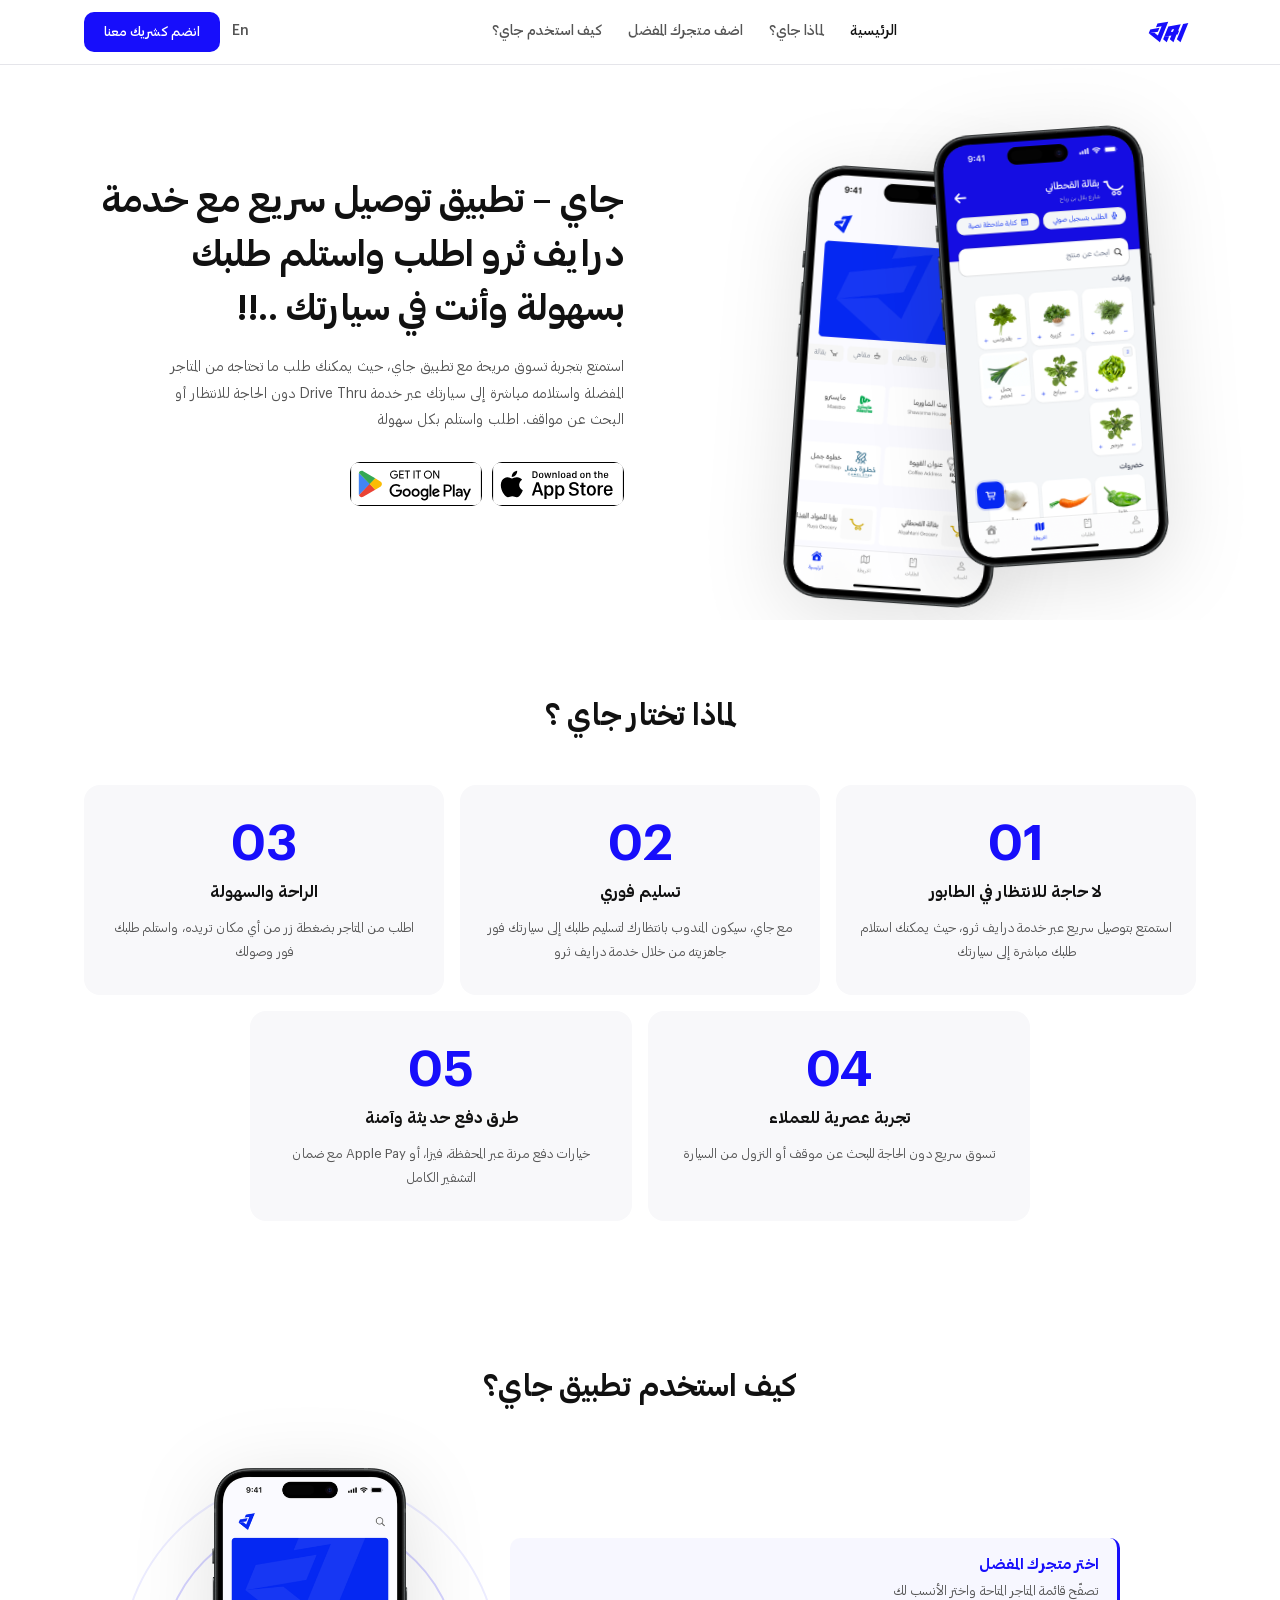
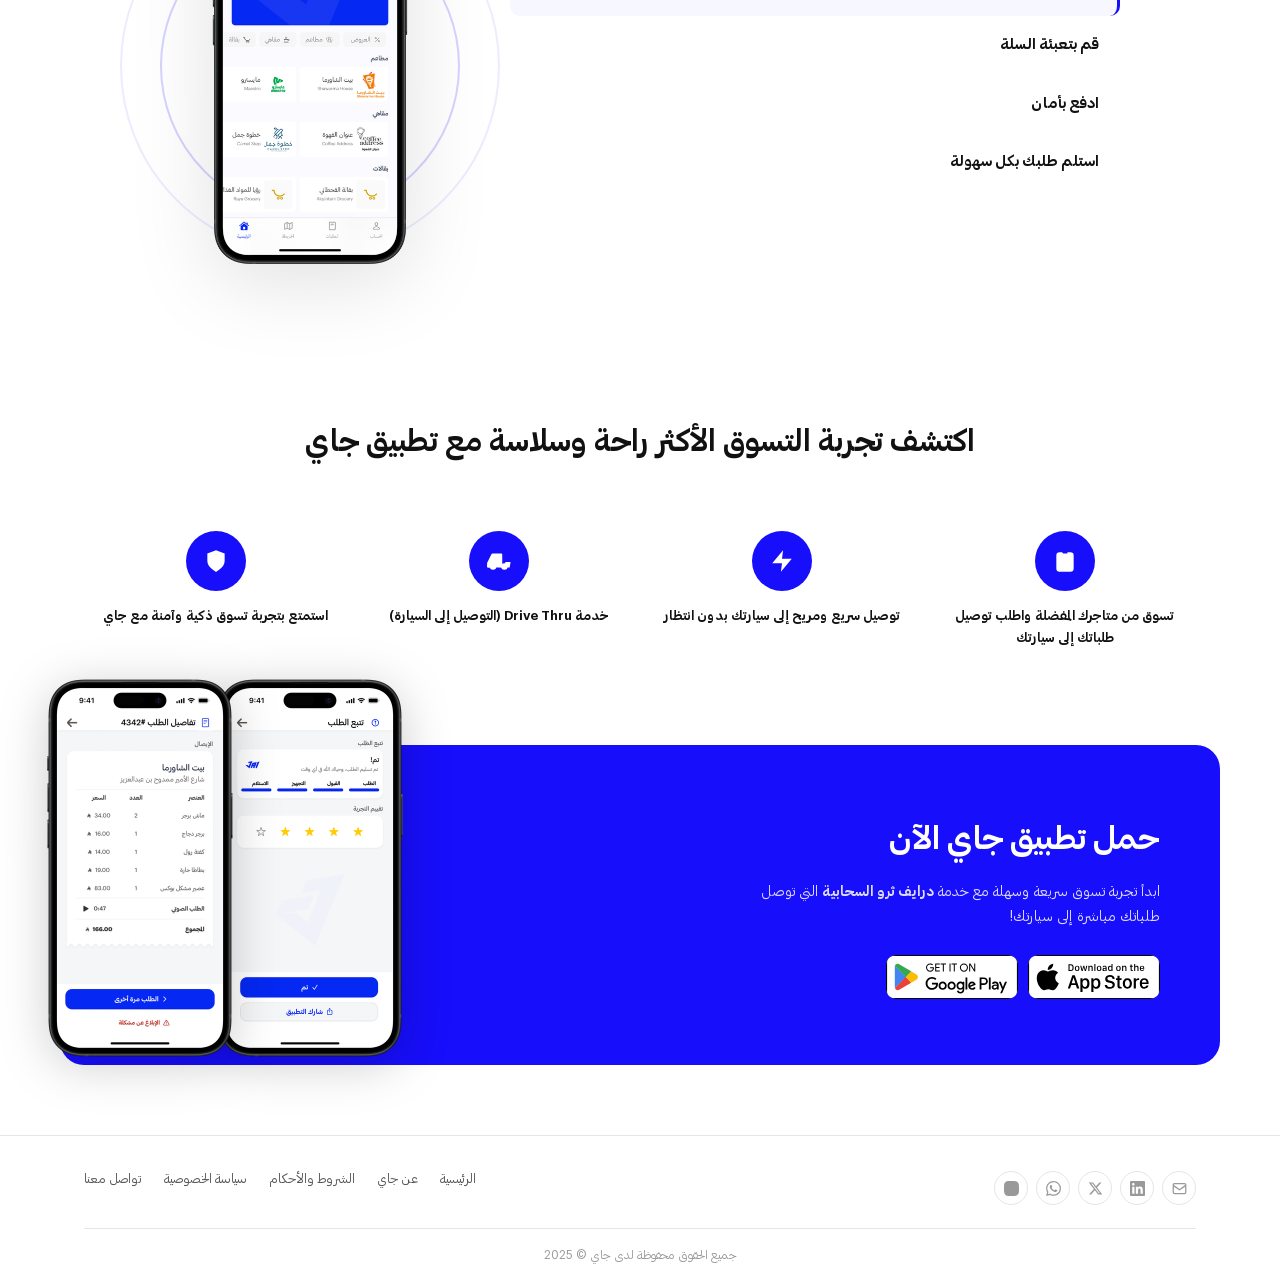
<file: index.html>
<!DOCTYPE html>
<html lang="ar" dir="rtl">
<head><meta charset="UTF-8"><meta name="viewport" content="width=device-width,initial-scale=1.0">
<title>جاي – خدمة توصيل الطلبات إلى السيارة</title><link rel="stylesheet" href="css/style.css"></head>
<body class="rtl"><nav class="navbar"><div class="container"><a href="index.html" class="navbar-logo"><img src="assets/images/JAI_Blue_Full_lockup_logo.svg" alt="جاي"></a><div class="nav-links" id="nl"><a href="index.html" class='active'>الرئيسية</a><a href="index.html#why-jai">لماذا جاي؟</a><a href="choose-your-store.html" >اضف متجرك المفضل</a><a href="index.html#how">كيف استخدم جاي؟</a></div><div class="nav-cta"><a href="en/index.html" class="lang">En</a><a href="choose-your-store.html" class="btn btn-blue">انضم كشريك معنا</a><button class="menu-btn" id="mb"><span></span><span></span><span></span></button></div></div></nav>
<section class="hero"><div class="container">
<div class="hero-phones">
<img class="mockup" src="assets/images/mock-store.png" alt="تطبيق جاي">
<img class="mockup" src="assets/images/mock-home.png" alt="تطبيق جاي">
</div>
<div class="hero-text">
<h1>جاي – تطبيق توصيل سريع مع خدمة درايف ثرو اطلب واستلم طلبك بسهولة وأنت في سيارتك ..!!</h1>
<p>استمتع بتجربة تسوق مريحة مع تطبيق جاي، حيث يمكنك طلب ما تحتاجه من المتاجر المفضلة واستلامه مباشرة إلى سيارتك عبر خدمة Drive Thru دون الحاجة للانتظار أو البحث عن مواقف. اطلب واستلم بكل سهولة</p>
<div class="hero-btns"><a href="https://apps.apple.com/sa/app/jai-%D8%AC%D8%A7%D9%8A/id6478500926?l=ar"><img src="assets/images/badge-appstore.svg" alt="App Store" class="store-badge"></a><a href="https://play.google.com/store/apps/details?id=com.jai.consumer"><img src="assets/images/badge-googleplay.svg" alt="Google Play" class="store-badge"></a></div>
</div></div></section>

<section class="section" id="why-jai"><div class="container">
<h2 class="section-title fi">لماذا تختار جاي ؟</h2>
<div class="feat-top fi">
<div class="feat"><div class="feat-num">01</div><h3>لا حاجة للانتظار في الطابور</h3><p>استمتع بتوصيل سريع عبر خدمة درايف ثرو، حيث يمكنك استلام طلبك مباشرة إلى سيارتك</p></div>
<div class="feat"><div class="feat-num">02</div><h3>تسليم فوري</h3><p>مع جاي، سيكون المندوب بانتظارك لتسليم طلبك إلى سيارتك فور جاهزيته من خلال خدمة درايف ثرو</p></div>
<div class="feat"><div class="feat-num">03</div><h3>الراحة والسهولة</h3><p>اطلب من المتاجر بضغطة زر من أي مكان تريده، واستلم طلبك فور وصولك</p></div>
</div>
<div class="feat-bot fi">
<div class="feat"><div class="feat-num">04</div><h3>تجربة عصرية للعملاء</h3><p>تسوق سريع دون الحاجة للبحث عن موقف أو النزول من السيارة</p></div>
<div class="feat"><div class="feat-num">05</div><h3>طرق دفع حديثة وآمنة</h3><p>خيارات دفع مرنة عبر المحفظة، فيزا، أو Apple Pay مع ضمان التشفير الكامل</p></div>
</div></div></section>

<section class="how" id="how"><div class="container">
<h2 class="section-title fi">كيف استخدم تطبيق جاي؟</h2>
<div class="how-wrap">
<div class="how-list fi">
<div class="step active" data-img="assets/images/mock-home.png"><h3>اختر متجرك المفضل</h3><p>تصفّح قائمة المتاجر المتاحة واختر الأنسب لك</p></div>
<div class="step" data-img="assets/images/mock-store.png"><h3>قم بتعبئة السلة</h3><p>أضف المنتجات التي تحتاجها إلى سلة التسوق</p></div>
<div class="step" data-img="assets/images/mock-cart.png"><h3>ادفع بأمان</h3><p>اختر طريقة الدفع المفضلة وأتمم الدفع بأمان</p></div>
<div class="step" data-img="assets/images/mock-car.png"><h3>استلم طلبك بكل سهولة</h3><p>توجه إلى المتجر واستلم طلبك في سيارتك</p></div>
</div>
<div class="how-phone fi"><div class="ring"></div><div class="ring"></div><img class="mockup" src="assets/images/mock-home.png" alt="" id="si"></div>
</div></div></section>

<section class="section"><div class="container">
<h2 class="section-title fi">اكتشف تجربة التسوق الأكثر راحة وسلاسة مع تطبيق جاي</h2>
<div class="disc-grid fi">
<div class="disc-item"><div class="disc-icon"><svg viewBox="0 0 24 24" fill="none"><path d="M9 5H7a2 2 0 00-2 2v12a2 2 0 002 2h10a2 2 0 002-2V7a2 2 0 00-2-2h-2" stroke="#fff" stroke-width="2" stroke-linecap="round"/><path d="M9 12h6M9 16h6" stroke="#fff" stroke-width="2" stroke-linecap="round"/></svg></div><h4>تسوق من متاجرك المفضلة واطلب توصيل طلباتك إلى سيارتك</h4></div>
<div class="disc-item"><div class="disc-icon"><svg viewBox="0 0 24 24" fill="none"><path d="M13 2L3 14h9l-1 8 10-12h-9l1-8z" fill="#fff"/></svg></div><h4>توصيل سريع ومريح إلى سيارتك بدون انتظار</h4></div>
<div class="disc-item"><div class="disc-icon"><svg viewBox="0 0 24 24" fill="none"><path d="M19 17h2l.5-3h-3M2 17h2M6.5 17H14" stroke="#fff" stroke-width="2" stroke-linecap="round"/><path d="M14 17V6H6l-4 8v3h1" stroke="#fff" stroke-width="2" stroke-linecap="round" stroke-linejoin="round"/><circle cx="6.5" cy="17" r="2" stroke="#fff" stroke-width="2"/><circle cx="17" cy="17" r="2" stroke="#fff" stroke-width="2"/></svg></div><h4>خدمة Drive Thru (التوصيل إلى السيارة)</h4></div>
<div class="disc-item"><div class="disc-icon"><svg viewBox="0 0 24 24" fill="none"><path d="M12 22s8-4 8-10V5l-8-3-8 3v7c0 6 8 10 8 10z" fill="#fff"/></svg></div><h4>استمتع بتجربة تسوق ذكية وآمنة مع جاي</h4></div>
</div></div></section>

<section class="cta-sec"><div class="cta fi">
<div class="cta-text"><h2>حمل تطبيق جاي الآن</h2><p>ابدأ تجربة تسوق سريعة وسهلة مع خدمة <strong>درايف ثرو السحابية</strong> التي توصل طلباتك مباشرة إلى سيارتك!</p>
<div class="cta-btns"><a href="https://apps.apple.com/sa/app/jai-%D8%AC%D8%A7%D9%8A/id6478500926?l=ar"><img src="assets/images/badge-appstore.svg" alt="App Store"></a><a href="https://play.google.com/store/apps/details?id=com.jai.consumer"><img src="assets/images/badge-googleplay.svg" alt="Google Play"></a></div></div>
<div class="cta-phones"><img class="mockup" src="assets/images/mock-tracking.png" alt=""><img class="mockup" src="assets/images/mock-receipt.png" alt=""></div>
</div></section>
<footer class="footer"><div class="container"><div class="ft-top"><div class="ft-social"><a href="mailto:info@jai.fyi" class="soc"><svg viewBox="0 0 24 24" fill="none" stroke="currentColor" stroke-width="2"><rect x="2" y="4" width="20" height="16" rx="2"/><path d="M22 7l-10 7L2 7"/></svg></a><a href="https://www.linkedin.com/company/jaiapp/" class="soc"><svg viewBox="0 0 24 24" fill="currentColor"><path d="M20.447 20.452h-3.554v-5.569c0-1.328-.027-3.037-1.852-3.037-1.853 0-2.136 1.445-2.136 2.939v5.667H9.351V9h3.414v1.561h.046c.477-.9 1.637-1.85 3.37-1.85 3.601 0 4.267 2.37 4.267 5.455v6.286zM5.337 7.433c-1.144 0-2.063-.926-2.063-2.065 0-1.138.92-2.063 2.063-2.063 1.14 0 2.064.925 2.064 2.063 0 1.139-.925 2.065-2.064 2.065zm1.782 13.019H3.555V9h3.564v11.452zM22.225 0H1.771C.792 0 0 .774 0 1.729v20.542C0 23.227.792 24 1.771 24h20.451C23.2 24 24 23.227 24 22.271V1.729C24 .774 23.2 0 22.222 0h.003z"/></svg></a><a href="https://x.com/Jaiappsa" class="soc"><svg viewBox="0 0 24 24" fill="currentColor"><path d="M18.244 2.25h3.308l-7.227 8.26 8.502 11.24H16.17l-5.214-6.817L4.99 21.75H1.68l7.73-8.835L1.254 2.25H8.08l4.713 6.231zm-1.161 17.52h1.833L7.084 4.126H5.117z"/></svg></a><a href="https://wa.me/966509901133" class="soc"><svg viewBox="0 0 24 24" fill="currentColor"><path d="M17.472 14.382c-.297-.149-1.758-.867-2.03-.967-.273-.099-.471-.148-.67.15-.197.297-.767.966-.94 1.164-.173.199-.347.223-.644.075-.297-.15-1.255-.463-2.39-1.475-.883-.788-1.48-1.761-1.653-2.059-.173-.297-.018-.458.13-.606.134-.133.298-.347.446-.52.149-.174.198-.298.298-.497.099-.198.05-.371-.025-.52-.075-.149-.669-1.612-.916-2.207-.242-.579-.487-.5-.669-.51l-.57-.01c-.198 0-.52.074-.792.372-.272.297-1.04 1.016-1.04 2.479 0 1.462 1.065 2.875 1.213 3.074.149.198 2.096 3.2 5.077 4.487.709.306 1.262.489 1.694.625.712.227 1.36.195 1.871.118.571-.085 1.758-.719 2.006-1.413.248-.694.248-1.289.173-1.413-.074-.124-.272-.198-.57-.347m-5.421 7.403h-.004a9.87 9.87 0 01-5.031-1.378l-.361-.214-3.741.982.998-3.648-.235-.374a9.86 9.86 0 01-1.51-5.26c.001-5.45 4.436-9.884 9.888-9.884 2.64 0 5.122 1.03 6.988 2.898a9.825 9.825 0 012.893 6.994c-.003 5.45-4.437 9.884-9.885 9.884m8.413-18.297A11.815 11.815 0 0012.05 0C5.495 0 .16 5.335.157 11.892c0 2.096.547 4.142 1.588 5.945L.057 24l6.305-1.654a11.882 11.882 0 005.683 1.448h.005c6.554 0 11.89-5.335 11.893-11.893a11.821 11.821 0 00-3.48-8.413z"/></svg></a><a href="https://www.instagram.com/jaiappsa/" class="soc"><svg viewBox="0 0 24 24" fill="currentColor"><path d="M12 0c-3.259 0-3.667.014-4.947.072-4.358.2-6.78 2.618-6.98 6.98C.014 8.333 0 8.741 0 12c0 3.259.014 3.668.072 4.948.2 4.358 2.618 6.78 6.98 6.98C8.333 23.986 8.741 24 12 24c3.259 0 3.668-.014 4.948-.072 4.354-.2 6.782-2.618 6.979-6.98C23.986 15.668 24 15.259 24 12c0-3.259-.014-3.667-.072-4.947-.196-4.354-2.617-6.78-6.979-6.98C15.668.014 15.259 0 12 0zm0 5.838a6.162 6.162 0 100 12.324 6.162 6.162 0 000-12.324zM12 16a4 4 0 110-8 4 4 0 010 8zm6.406-11.845a1.44 1.44 0 100 2.881 1.44 1.44 0 000-2.881z"/></svg></a></div><div class="ft-nav"><a href="index.html">الرئيسية</a><a href="index.html#why-jai">عن جاي</a><a href="terms-and-conditions.html">الشروط والأحكام</a><a href="privacy-policy.html">سياسة الخصوصية</a><a href="choose-your-store.html">تواصل معنا</a></div></div><div class="ft-copy">جميع الحقوق محفوظة لدى جاي © 2025</div></div></footer><script>
document.getElementById('mb').addEventListener('click',()=>document.getElementById('nl').classList.toggle('open'));
const steps=document.querySelectorAll('.step'),si=document.getElementById('si');
if(si){steps.forEach(s=>s.addEventListener('click',()=>{steps.forEach(x=>x.classList.remove('active'));s.classList.add('active');si.style.opacity='0';setTimeout(()=>{si.src=s.dataset.img;si.style.opacity='1'},200)}));si.style.transition='opacity .3s ease'}
new IntersectionObserver(e=>e.forEach(x=>{if(x.isIntersecting)x.target.classList.add('v')}),{threshold:.1,rootMargin:'0px 0px -30px 0px'}).observe.bind(null);
document.querySelectorAll('.fi').forEach(el=>new IntersectionObserver(e=>e.forEach(x=>{if(x.isIntersecting)x.target.classList.add('v')}),{threshold:.1}).observe(el));
</script></body></html>
</file>
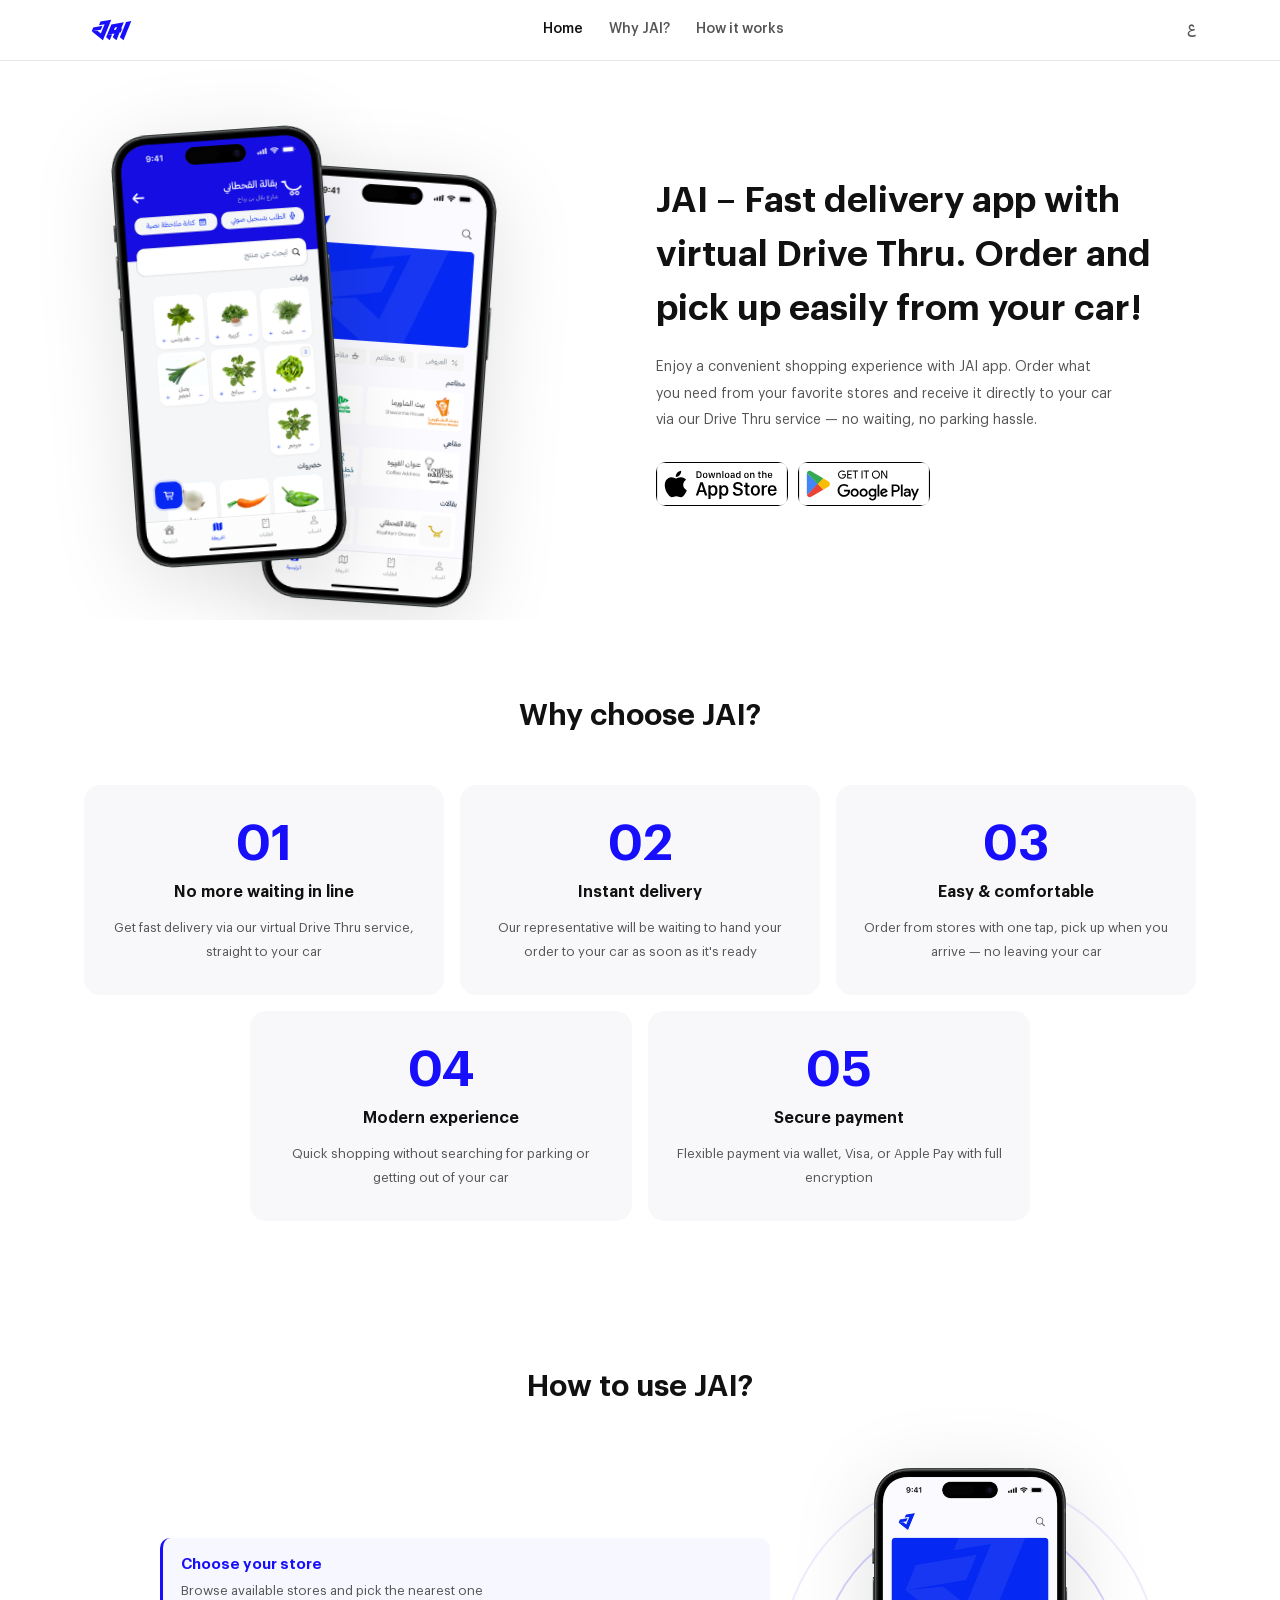
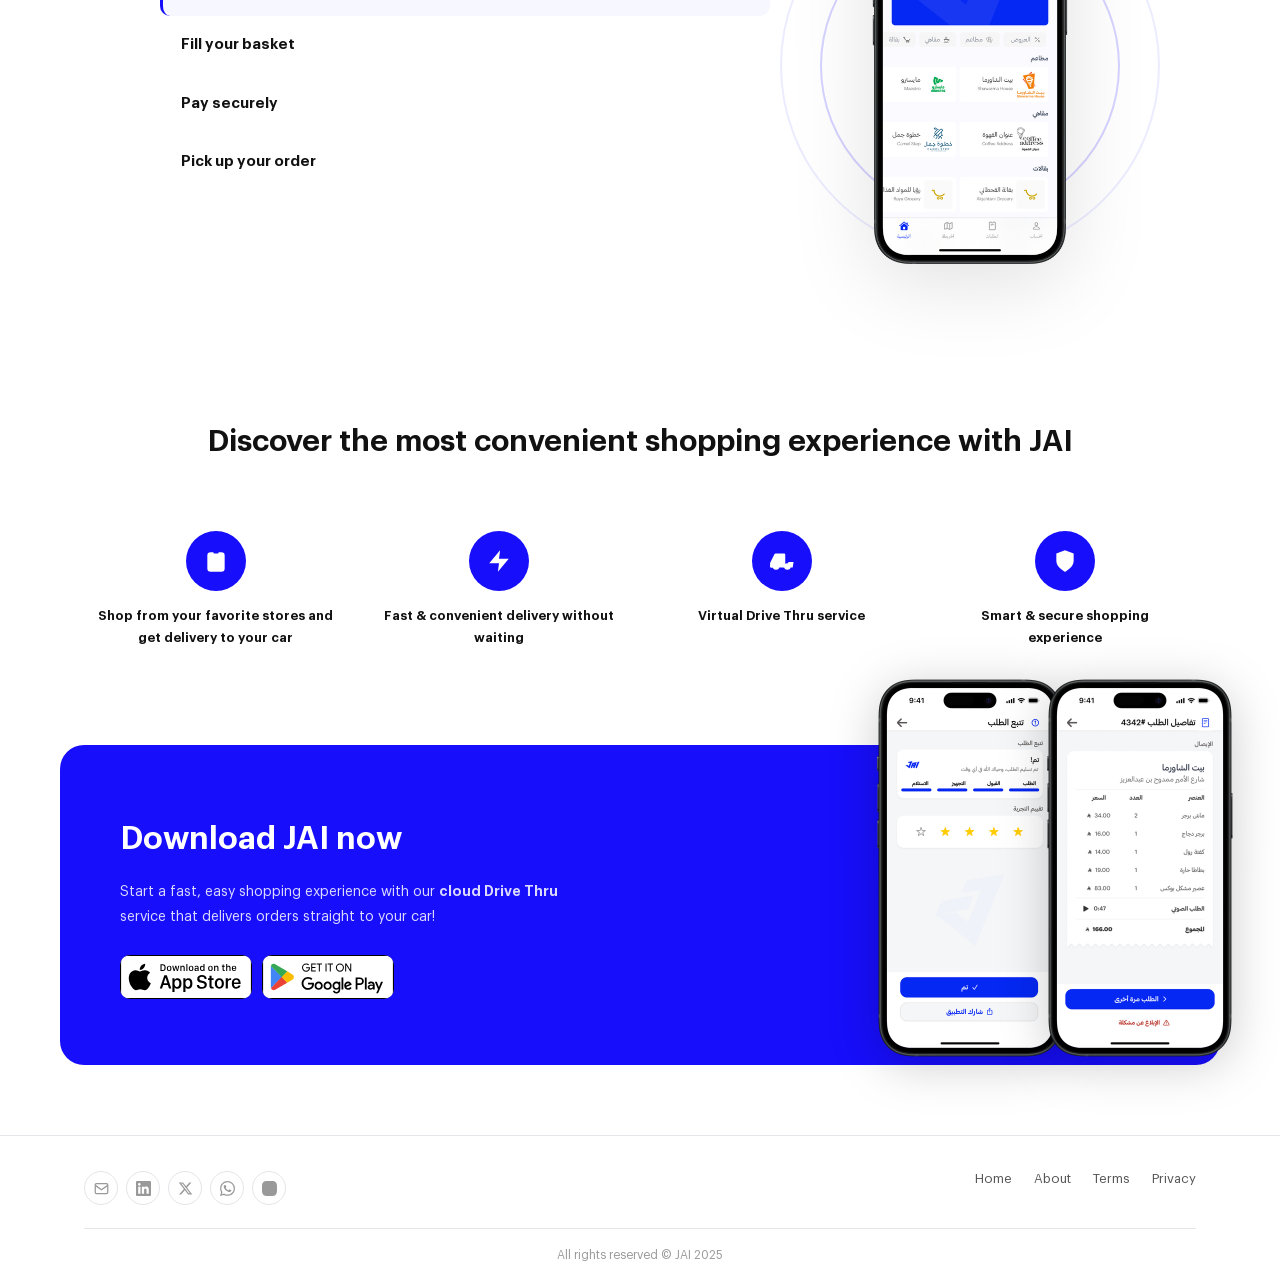
<file: en/index.html>
<!DOCTYPE html>
<html lang="en" dir="ltr">
<head><meta charset="UTF-8"><meta name="viewport" content="width=device-width,initial-scale=1.0">
<title>JAI – Drive Thru Delivery Service</title><link rel="stylesheet" href="../css/style.css"></head>
<body class="ltr"><nav class="navbar"><div class="container"><a href="../index.html" class="navbar-logo"><img src="../assets/images/JAI_Blue_Full_lockup_logo.svg" alt="JAI"></a><div class="nav-links" id="nl"><a href="../index.html" class='active'>Home</a><a href="../index.html#why-jai">Why JAI?</a><a href="../index.html#how">How it works</a></div><div class="nav-cta"><a href="../index.html" class="lang">ع</a><button class="menu-btn" id="mb"><span></span><span></span><span></span></button></div></div></nav>
<section class="hero"><div class="container">
<div class="hero-phones">
<img class="mockup" src="../assets/images/mock-store.png" alt="JAI App">
<img class="mockup" src="../assets/images/mock-home.png" alt="JAI App">
</div>
<div class="hero-text">
<h1>JAI – Fast delivery app with virtual Drive Thru. Order and pick up easily from your car!</h1>
<p>Enjoy a convenient shopping experience with JAI app. Order what you need from your favorite stores and receive it directly to your car via our Drive Thru service — no waiting, no parking hassle.</p>
<div class="hero-btns"><a href="https://apps.apple.com/sa/app/jai-%D8%AC%D8%A7%D9%8A/id6478500926"><img src="../assets/images/badge-appstore.svg" alt="App Store" class="store-badge"></a><a href="https://play.google.com/store/apps/details?id=com.jai.consumer"><img src="../assets/images/badge-googleplay.svg" alt="Google Play" class="store-badge"></a></div>
</div></div></section>

<section class="section" id="why-jai"><div class="container">
<h2 class="section-title fi">Why choose JAI?</h2>
<div class="feat-top fi">
<div class="feat"><div class="feat-num">01</div><h3>No more waiting in line</h3><p>Get fast delivery via our virtual Drive Thru service, straight to your car</p></div>
<div class="feat"><div class="feat-num">02</div><h3>Instant delivery</h3><p>Our representative will be waiting to hand your order to your car as soon as it's ready</p></div>
<div class="feat"><div class="feat-num">03</div><h3>Easy & comfortable</h3><p>Order from stores with one tap, pick up when you arrive — no leaving your car</p></div>
</div>
<div class="feat-bot fi">
<div class="feat"><div class="feat-num">04</div><h3>Modern experience</h3><p>Quick shopping without searching for parking or getting out of your car</p></div>
<div class="feat"><div class="feat-num">05</div><h3>Secure payment</h3><p>Flexible payment via wallet, Visa, or Apple Pay with full encryption</p></div>
</div></div></section>

<section class="how" id="how"><div class="container">
<h2 class="section-title fi">How to use JAI?</h2>
<div class="how-wrap">
<div class="how-list fi">
<div class="step active" data-img="../assets/images/mock-home.png"><h3>Choose your store</h3><p>Browse available stores and pick the nearest one</p></div>
<div class="step" data-img="../assets/images/mock-store.png"><h3>Fill your basket</h3><p>Add the products you need to your shopping cart</p></div>
<div class="step" data-img="../assets/images/mock-cart.png"><h3>Pay securely</h3><p>Choose your preferred payment method and pay safely</p></div>
<div class="step" data-img="../assets/images/mock-car.png"><h3>Pick up your order</h3><p>Head to the store and collect your order from your car</p></div>
</div>
<div class="how-phone fi"><div class="ring"></div><div class="ring"></div><img class="mockup" src="../assets/images/mock-home.png" alt="" id="si"></div>
</div></div></section>

<section class="section"><div class="container">
<h2 class="section-title fi">Discover the most convenient shopping experience with JAI</h2>
<div class="disc-grid fi">
<div class="disc-item"><div class="disc-icon"><svg viewBox="0 0 24 24" fill="none"><path d="M9 5H7a2 2 0 00-2 2v12a2 2 0 002 2h10a2 2 0 002-2V7a2 2 0 00-2-2h-2" stroke="#fff" stroke-width="2" stroke-linecap="round"/><path d="M9 12h6M9 16h6" stroke="#fff" stroke-width="2" stroke-linecap="round"/></svg></div><h4>Shop from your favorite stores and get delivery to your car</h4></div>
<div class="disc-item"><div class="disc-icon"><svg viewBox="0 0 24 24" fill="none"><path d="M13 2L3 14h9l-1 8 10-12h-9l1-8z" fill="#fff"/></svg></div><h4>Fast & convenient delivery without waiting</h4></div>
<div class="disc-item"><div class="disc-icon"><svg viewBox="0 0 24 24" fill="none"><path d="M19 17h2l.5-3h-3M2 17h2M6.5 17H14" stroke="#fff" stroke-width="2" stroke-linecap="round"/><path d="M14 17V6H6l-4 8v3h1" stroke="#fff" stroke-width="2" stroke-linecap="round" stroke-linejoin="round"/><circle cx="6.5" cy="17" r="2" stroke="#fff" stroke-width="2"/><circle cx="17" cy="17" r="2" stroke="#fff" stroke-width="2"/></svg></div><h4>Virtual Drive Thru service</h4></div>
<div class="disc-item"><div class="disc-icon"><svg viewBox="0 0 24 24" fill="none"><path d="M12 22s8-4 8-10V5l-8-3-8 3v7c0 6 8 10 8 10z" fill="#fff"/></svg></div><h4>Smart & secure shopping experience</h4></div>
</div></div></section>

<section class="cta-sec"><div class="cta fi">
<div class="cta-text"><h2>Download JAI now</h2><p>Start a fast, easy shopping experience with our <strong>cloud Drive Thru</strong> service that delivers orders straight to your car!</p>
<div class="cta-btns"><a href="https://apps.apple.com/sa/app/jai-%D8%AC%D8%A7%D9%8A/id6478500926"><img src="../assets/images/badge-appstore.svg" alt="App Store"></a><a href="https://play.google.com/store/apps/details?id=com.jai.consumer"><img src="../assets/images/badge-googleplay.svg" alt="Google Play"></a></div></div>
<div class="cta-phones"><img class="mockup" src="../assets/images/mock-tracking.png" alt=""><img class="mockup" src="../assets/images/mock-receipt.png" alt=""></div>
</div></section>
<footer class="footer"><div class="container"><div class="ft-top"><div class="ft-social"><a href="mailto:info@jai.fyi" class="soc"><svg viewBox="0 0 24 24" fill="none" stroke="currentColor" stroke-width="2"><rect x="2" y="4" width="20" height="16" rx="2"/><path d="M22 7l-10 7L2 7"/></svg></a><a href="https://www.linkedin.com/company/jaiapp/" class="soc"><svg viewBox="0 0 24 24" fill="currentColor"><path d="M20.447 20.452h-3.554v-5.569c0-1.328-.027-3.037-1.852-3.037-1.853 0-2.136 1.445-2.136 2.939v5.667H9.351V9h3.414v1.561h.046c.477-.9 1.637-1.85 3.37-1.85 3.601 0 4.267 2.37 4.267 5.455v6.286zM5.337 7.433c-1.144 0-2.063-.926-2.063-2.065 0-1.138.92-2.063 2.063-2.063 1.14 0 2.064.925 2.064 2.063 0 1.139-.925 2.065-2.064 2.065zm1.782 13.019H3.555V9h3.564v11.452zM22.225 0H1.771C.792 0 0 .774 0 1.729v20.542C0 23.227.792 24 1.771 24h20.451C23.2 24 24 23.227 24 22.271V1.729C24 .774 23.2 0 22.222 0h.003z"/></svg></a><a href="https://x.com/Jaiappsa" class="soc"><svg viewBox="0 0 24 24" fill="currentColor"><path d="M18.244 2.25h3.308l-7.227 8.26 8.502 11.24H16.17l-5.214-6.817L4.99 21.75H1.68l7.73-8.835L1.254 2.25H8.08l4.713 6.231zm-1.161 17.52h1.833L7.084 4.126H5.117z"/></svg></a><a href="https://wa.me/966509901133" class="soc"><svg viewBox="0 0 24 24" fill="currentColor"><path d="M17.472 14.382c-.297-.149-1.758-.867-2.03-.967-.273-.099-.471-.148-.67.15-.197.297-.767.966-.94 1.164-.173.199-.347.223-.644.075-.297-.15-1.255-.463-2.39-1.475-.883-.788-1.48-1.761-1.653-2.059-.173-.297-.018-.458.13-.606.134-.133.298-.347.446-.52.149-.174.198-.298.298-.497.099-.198.05-.371-.025-.52-.075-.149-.669-1.612-.916-2.207-.242-.579-.487-.5-.669-.51l-.57-.01c-.198 0-.52.074-.792.372-.272.297-1.04 1.016-1.04 2.479 0 1.462 1.065 2.875 1.213 3.074.149.198 2.096 3.2 5.077 4.487.709.306 1.262.489 1.694.625.712.227 1.36.195 1.871.118.571-.085 1.758-.719 2.006-1.413.248-.694.248-1.289.173-1.413-.074-.124-.272-.198-.57-.347m-5.421 7.403h-.004a9.87 9.87 0 01-5.031-1.378l-.361-.214-3.741.982.998-3.648-.235-.374a9.86 9.86 0 01-1.51-5.26c.001-5.45 4.436-9.884 9.888-9.884 2.64 0 5.122 1.03 6.988 2.898a9.825 9.825 0 012.893 6.994c-.003 5.45-4.437 9.884-9.885 9.884m8.413-18.297A11.815 11.815 0 0012.05 0C5.495 0 .16 5.335.157 11.892c0 2.096.547 4.142 1.588 5.945L.057 24l6.305-1.654a11.882 11.882 0 005.683 1.448h.005c6.554 0 11.89-5.335 11.893-11.893a11.821 11.821 0 00-3.48-8.413z"/></svg></a><a href="https://www.instagram.com/jaiappsa/" class="soc"><svg viewBox="0 0 24 24" fill="currentColor"><path d="M12 0c-3.259 0-3.667.014-4.947.072-4.358.2-6.78 2.618-6.98 6.98C.014 8.333 0 8.741 0 12c0 3.259.014 3.668.072 4.948.2 4.358 2.618 6.78 6.98 6.98C8.333 23.986 8.741 24 12 24c3.259 0 3.668-.014 4.948-.072 4.354-.2 6.782-2.618 6.979-6.98C23.986 15.668 24 15.259 24 12c0-3.259-.014-3.667-.072-4.947-.196-4.354-2.617-6.78-6.979-6.98C15.668.014 15.259 0 12 0zm0 5.838a6.162 6.162 0 100 12.324 6.162 6.162 0 000-12.324zM12 16a4 4 0 110-8 4 4 0 010 8zm6.406-11.845a1.44 1.44 0 100 2.881 1.44 1.44 0 000-2.881z"/></svg></a></div><div class="ft-nav"><a href="../index.html">Home</a><a href="../index.html#why-jai">About</a><a href="../terms-and-conditions.html">Terms</a><a href="../privacy-policy.html">Privacy</a></div></div><div class="ft-copy">All rights reserved © JAI 2025</div></div></footer><script>
document.getElementById('mb').addEventListener('click',()=>document.getElementById('nl').classList.toggle('open'));
const steps=document.querySelectorAll('.step'),si=document.getElementById('si');
if(si){steps.forEach(s=>s.addEventListener('click',()=>{steps.forEach(x=>x.classList.remove('active'));s.classList.add('active');si.style.opacity='0';setTimeout(()=>{si.src=s.dataset.img;si.style.opacity='1'},200)}));si.style.transition='opacity .3s ease'}
new IntersectionObserver(e=>e.forEach(x=>{if(x.isIntersecting)x.target.classList.add('v')}),{threshold:.1,rootMargin:'0px 0px -30px 0px'}).observe.bind(null);
document.querySelectorAll('.fi').forEach(el=>new IntersectionObserver(e=>e.forEach(x=>{if(x.isIntersecting)x.target.classList.add('v')}),{threshold:.1}).observe(el));
</script></body></html>
</file>
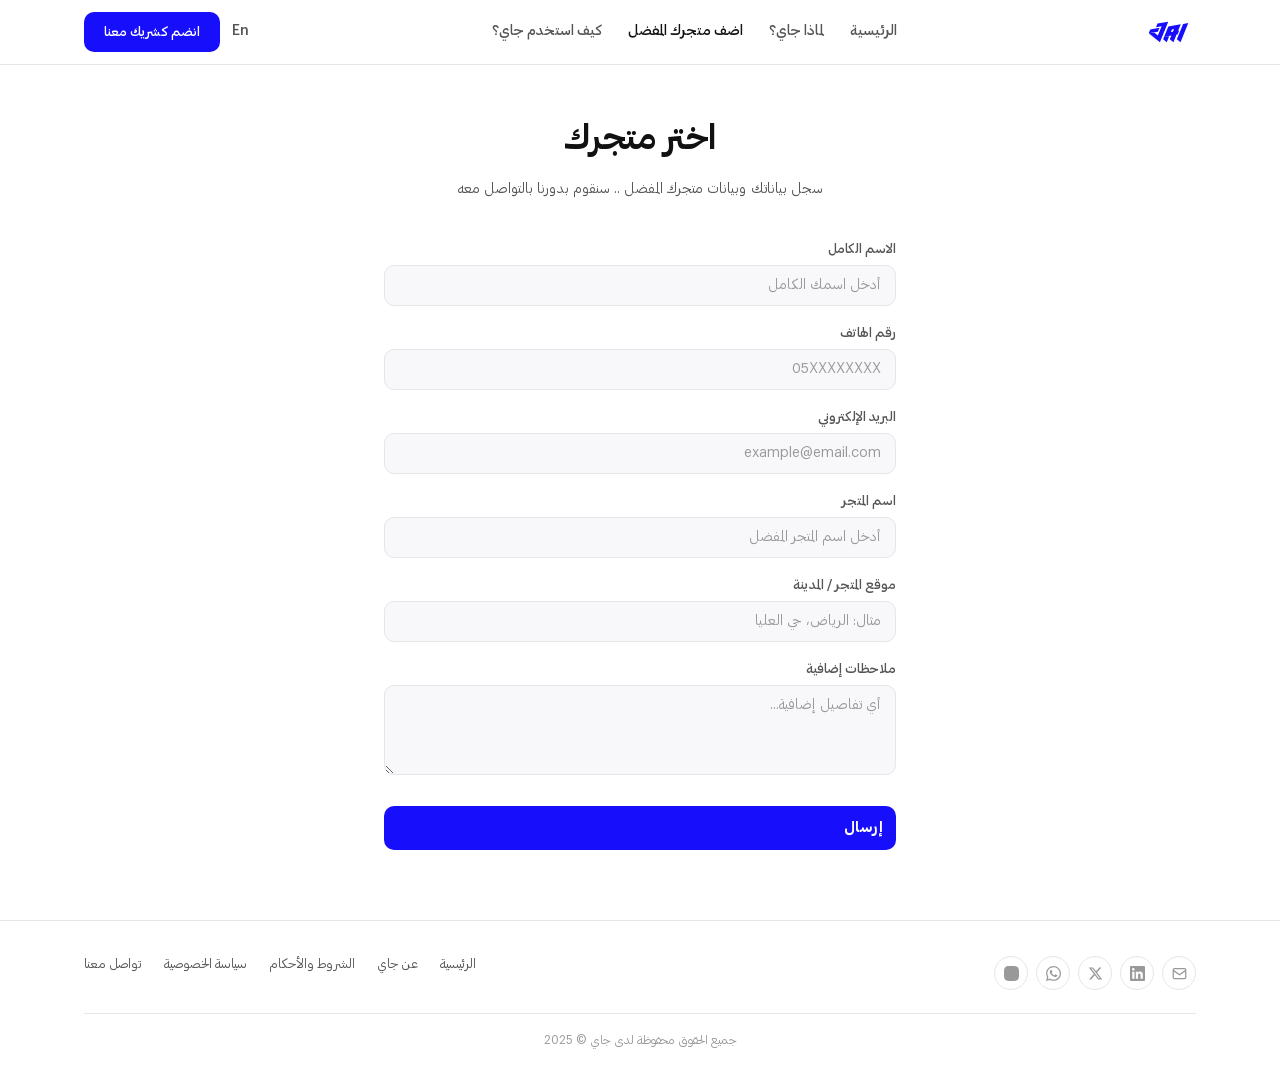
<file: choose-your-store.html>
<!DOCTYPE html>
<html lang="ar" dir="rtl">
<head><meta charset="UTF-8"><meta name="viewport" content="width=device-width,initial-scale=1.0">
<title>اختر متجرك – جاي</title><link rel="stylesheet" href="css/style.css"></head>
<body class="rtl"><nav class="navbar"><div class="container"><a href="index.html" class="navbar-logo"><img src="assets/images/JAI_Blue_Full_lockup_logo.svg" alt="جاي"></a><div class="nav-links" id="nl"><a href="index.html" >الرئيسية</a><a href="index.html#why-jai">لماذا جاي؟</a><a href="choose-your-store.html" class='active'>اضف متجرك المفضل</a><a href="index.html#how">كيف استخدم جاي؟</a></div><div class="nav-cta"><a href="en/index.html" class="lang">En</a><a href="choose-your-store.html" class="btn btn-blue">انضم كشريك معنا</a><button class="menu-btn" id="mb"><span></span><span></span><span></span></button></div></div></nav>
<div class="pg-hd"><div class="container"><h1>اختر متجرك</h1><p>سجل بياناتك وبيانات متجرك المفضل .. سنقوم بدورنا بالتواصل معه</p></div></div>
<div class="form-sec fi">
<div id="fc">
<div class="fg"><label>الاسم الكامل</label><input type="text" id="fn" placeholder="أدخل اسمك الكامل" required></div>
<div class="fg"><label>رقم الهاتف</label><input type="tel" id="fp" placeholder="05XXXXXXXX" dir="ltr" style="text-align:right" required></div>
<div class="fg"><label>البريد الإلكتروني</label><input type="email" id="fe" placeholder="example@email.com" dir="ltr" style="text-align:right" required></div>
<div class="fg"><label>اسم المتجر</label><input type="text" id="fs" placeholder="أدخل اسم المتجر المفضل" required></div>
<div class="fg"><label>موقع المتجر / المدينة</label><input type="text" id="fl" placeholder="مثال: الرياض، حي العليا"></div>
<div class="fg"><label>ملاحظات إضافية</label><textarea id="fm" placeholder="أي تفاصيل إضافية..."></textarea></div>
<button class="btn btn-blue btn-sub" id="sbtn" onclick="submitForm()">إرسال</button>
</div>
<p id="ok" style="text-align:center;margin-top:14px;font-size:14px;color:#34d399;display:none">✓ تم إرسال طلبك بنجاح!</p>
</div>
<footer class="footer"><div class="container"><div class="ft-top"><div class="ft-social"><a href="mailto:info@jai.fyi" class="soc"><svg viewBox="0 0 24 24" fill="none" stroke="currentColor" stroke-width="2"><rect x="2" y="4" width="20" height="16" rx="2"/><path d="M22 7l-10 7L2 7"/></svg></a><a href="https://www.linkedin.com/company/jaiapp/" class="soc"><svg viewBox="0 0 24 24" fill="currentColor"><path d="M20.447 20.452h-3.554v-5.569c0-1.328-.027-3.037-1.852-3.037-1.853 0-2.136 1.445-2.136 2.939v5.667H9.351V9h3.414v1.561h.046c.477-.9 1.637-1.85 3.37-1.85 3.601 0 4.267 2.37 4.267 5.455v6.286zM5.337 7.433c-1.144 0-2.063-.926-2.063-2.065 0-1.138.92-2.063 2.063-2.063 1.14 0 2.064.925 2.064 2.063 0 1.139-.925 2.065-2.064 2.065zm1.782 13.019H3.555V9h3.564v11.452zM22.225 0H1.771C.792 0 0 .774 0 1.729v20.542C0 23.227.792 24 1.771 24h20.451C23.2 24 24 23.227 24 22.271V1.729C24 .774 23.2 0 22.222 0h.003z"/></svg></a><a href="https://x.com/Jaiappsa" class="soc"><svg viewBox="0 0 24 24" fill="currentColor"><path d="M18.244 2.25h3.308l-7.227 8.26 8.502 11.24H16.17l-5.214-6.817L4.99 21.75H1.68l7.73-8.835L1.254 2.25H8.08l4.713 6.231zm-1.161 17.52h1.833L7.084 4.126H5.117z"/></svg></a><a href="https://wa.me/966509901133" class="soc"><svg viewBox="0 0 24 24" fill="currentColor"><path d="M17.472 14.382c-.297-.149-1.758-.867-2.03-.967-.273-.099-.471-.148-.67.15-.197.297-.767.966-.94 1.164-.173.199-.347.223-.644.075-.297-.15-1.255-.463-2.39-1.475-.883-.788-1.48-1.761-1.653-2.059-.173-.297-.018-.458.13-.606.134-.133.298-.347.446-.52.149-.174.198-.298.298-.497.099-.198.05-.371-.025-.52-.075-.149-.669-1.612-.916-2.207-.242-.579-.487-.5-.669-.51l-.57-.01c-.198 0-.52.074-.792.372-.272.297-1.04 1.016-1.04 2.479 0 1.462 1.065 2.875 1.213 3.074.149.198 2.096 3.2 5.077 4.487.709.306 1.262.489 1.694.625.712.227 1.36.195 1.871.118.571-.085 1.758-.719 2.006-1.413.248-.694.248-1.289.173-1.413-.074-.124-.272-.198-.57-.347m-5.421 7.403h-.004a9.87 9.87 0 01-5.031-1.378l-.361-.214-3.741.982.998-3.648-.235-.374a9.86 9.86 0 01-1.51-5.26c.001-5.45 4.436-9.884 9.888-9.884 2.64 0 5.122 1.03 6.988 2.898a9.825 9.825 0 012.893 6.994c-.003 5.45-4.437 9.884-9.885 9.884m8.413-18.297A11.815 11.815 0 0012.05 0C5.495 0 .16 5.335.157 11.892c0 2.096.547 4.142 1.588 5.945L.057 24l6.305-1.654a11.882 11.882 0 005.683 1.448h.005c6.554 0 11.89-5.335 11.893-11.893a11.821 11.821 0 00-3.48-8.413z"/></svg></a><a href="https://www.instagram.com/jaiappsa/" class="soc"><svg viewBox="0 0 24 24" fill="currentColor"><path d="M12 0c-3.259 0-3.667.014-4.947.072-4.358.2-6.78 2.618-6.98 6.98C.014 8.333 0 8.741 0 12c0 3.259.014 3.668.072 4.948.2 4.358 2.618 6.78 6.98 6.98C8.333 23.986 8.741 24 12 24c3.259 0 3.668-.014 4.948-.072 4.354-.2 6.782-2.618 6.979-6.98C23.986 15.668 24 15.259 24 12c0-3.259-.014-3.667-.072-4.947-.196-4.354-2.617-6.78-6.979-6.98C15.668.014 15.259 0 12 0zm0 5.838a6.162 6.162 0 100 12.324 6.162 6.162 0 000-12.324zM12 16a4 4 0 110-8 4 4 0 010 8zm6.406-11.845a1.44 1.44 0 100 2.881 1.44 1.44 0 000-2.881z"/></svg></a></div><div class="ft-nav"><a href="index.html">الرئيسية</a><a href="index.html#why-jai">عن جاي</a><a href="terms-and-conditions.html">الشروط والأحكام</a><a href="privacy-policy.html">سياسة الخصوصية</a><a href="choose-your-store.html">تواصل معنا</a></div></div><div class="ft-copy">جميع الحقوق محفوظة لدى جاي © 2025</div></div></footer><script>
document.getElementById('mb').addEventListener('click',()=>document.getElementById('nl').classList.toggle('open'));
document.querySelectorAll('.fi').forEach(el=>new IntersectionObserver(e=>e.forEach(x=>{if(x.isIntersecting)x.target.classList.add('v')}),{threshold:.1}).observe(el));

async function submitForm(){
  var d={name:document.getElementById('fn').value,phone:document.getElementById('fp').value,email:document.getElementById('fe').value,store_name:document.getElementById('fs').value,store_location:document.getElementById('fl').value,notes:document.getElementById('fm').value};
  if(!d.name||!d.phone||!d.email||!d.store_name){alert('يرجى ملء جميع الحقول المطلوبة');return;}
  document.getElementById('sbtn').textContent='جاري الإرسال...';
  document.getElementById('sbtn').disabled=true;
  try{
    var r=await fetch('https://formspree.io/f/xojpnwey',{method:'POST',headers:{'Content-Type':'application/json','Accept':'application/json'},body:JSON.stringify(d)});
    if(r.ok){document.getElementById('fc').style.display='none';document.getElementById('ok').style.display='block';}
    else{throw new Error('fail');}
  }catch(e){
    alert('حدث خطأ، سيتم فتح البريد الإلكتروني');
    window.location.href='mailto:info@jai.fyi?subject='+encodeURIComponent('طلب متجر: '+d.store_name)+'&body='+encodeURIComponent('الاسم: '+d.name+'\nالهاتف: '+d.phone+'\nالمتجر: '+d.store_name);
  }
  document.getElementById('sbtn').textContent='إرسال';
  document.getElementById('sbtn').disabled=false;
}
</script></body></html>
</file>
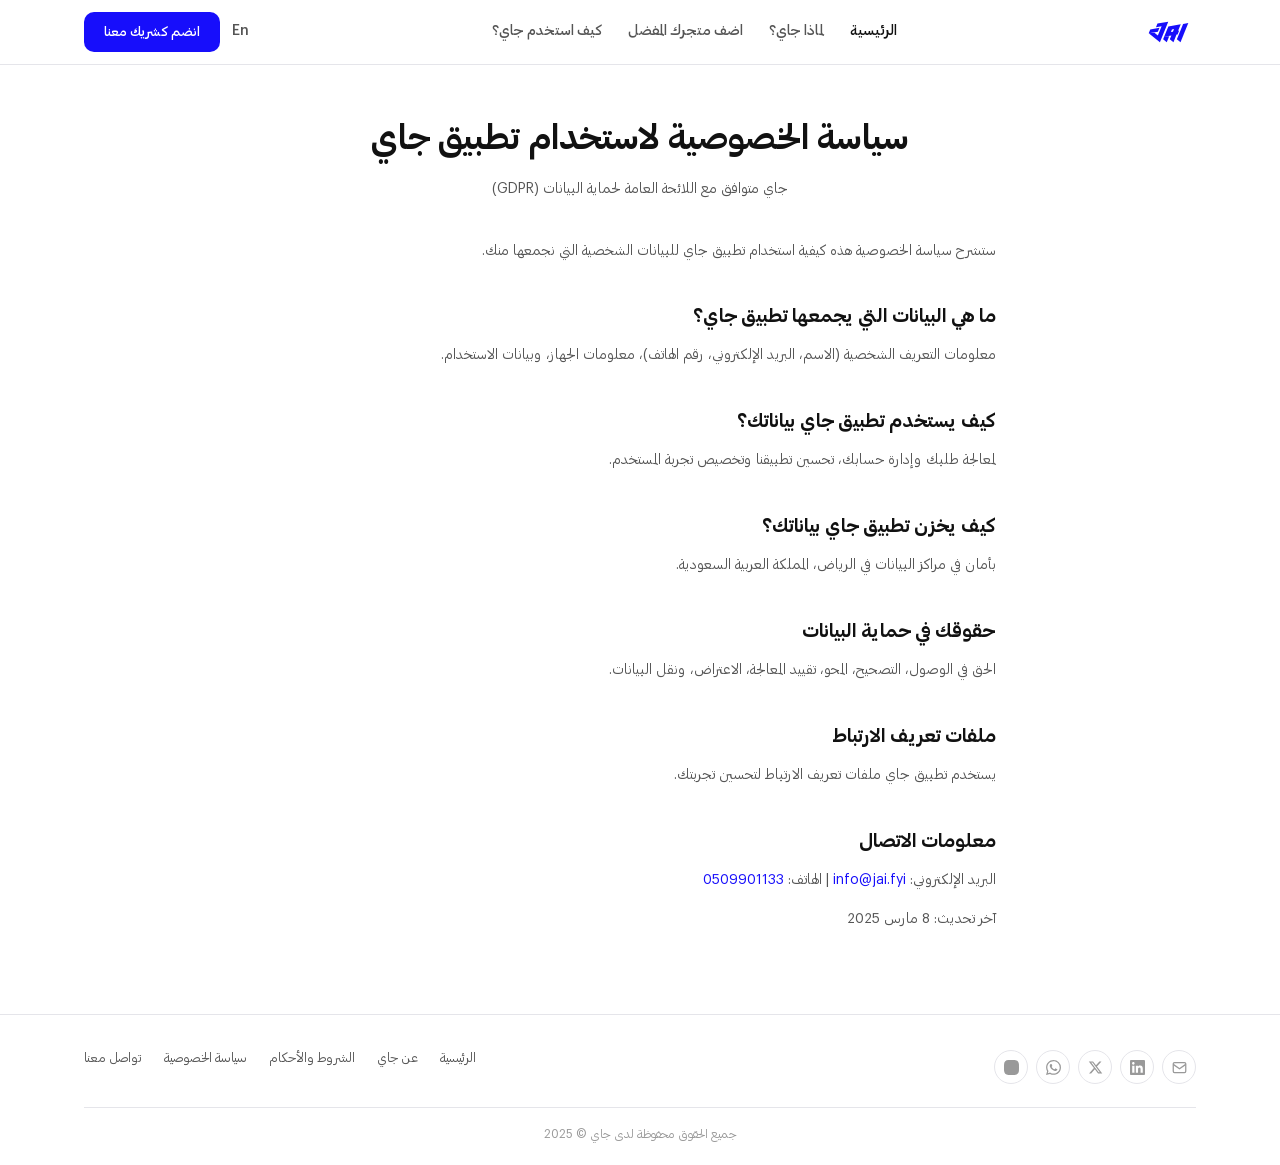
<file: privacy-policy.html>
<!DOCTYPE html>
<html lang="ar" dir="rtl">
<head><meta charset="UTF-8"><meta name="viewport" content="width=device-width,initial-scale=1.0">
<title>سياسة الخصوصية – جاي</title><link rel="stylesheet" href="css/style.css"></head>
<body class="rtl"><nav class="navbar"><div class="container"><a href="index.html" class="navbar-logo"><img src="assets/images/JAI_Blue_Full_lockup_logo.svg" alt="جاي"></a><div class="nav-links" id="nl"><a href="index.html" class='active'>الرئيسية</a><a href="index.html#why-jai">لماذا جاي؟</a><a href="choose-your-store.html" >اضف متجرك المفضل</a><a href="index.html#how">كيف استخدم جاي؟</a></div><div class="nav-cta"><a href="en/index.html" class="lang">En</a><a href="choose-your-store.html" class="btn btn-blue">انضم كشريك معنا</a><button class="menu-btn" id="mb"><span></span><span></span><span></span></button></div></div></nav>
<div class="pg-hd"><div class="container"><h1>سياسة الخصوصية لاستخدام تطبيق جاي</h1><p>جاي متوافق مع اللائحة العامة لحماية البيانات (GDPR)</p></div></div>
<div class="legal fi">
<p>ستشرح سياسة الخصوصية هذه كيفية استخدام تطبيق جاي للبيانات الشخصية التي نجمعها منك.</p>
<h2>ما هي البيانات التي يجمعها تطبيق جاي؟</h2><p>معلومات التعريف الشخصية (الاسم، البريد الإلكتروني، رقم الهاتف)، معلومات الجهاز، وبيانات الاستخدام.</p>
<h2>كيف يستخدم تطبيق جاي بياناتك؟</h2><p>لمعالجة طلبك وإدارة حسابك، تحسين تطبيقنا وتخصيص تجربة المستخدم.</p>
<h2>كيف يخزن تطبيق جاي بياناتك؟</h2><p>بأمان في مراكز البيانات في الرياض، المملكة العربية السعودية.</p>
<h2>حقوقك في حماية البيانات</h2><p>الحق في الوصول، التصحيح، المحو، تقييد المعالجة، الاعتراض، ونقل البيانات.</p>
<h2>ملفات تعريف الارتباط</h2><p>يستخدم تطبيق جاي ملفات تعريف الارتباط لتحسين تجربتك.</p>
<h2>معلومات الاتصال</h2><p>البريد الإلكتروني: <a href="mailto:info@jai.fyi">info@jai.fyi</a> | الهاتف: <a href="tel:0509901133">0509901133</a></p>
<p>آخر تحديث: 8 مارس 2025</p>
</div>
<footer class="footer"><div class="container"><div class="ft-top"><div class="ft-social"><a href="mailto:info@jai.fyi" class="soc"><svg viewBox="0 0 24 24" fill="none" stroke="currentColor" stroke-width="2"><rect x="2" y="4" width="20" height="16" rx="2"/><path d="M22 7l-10 7L2 7"/></svg></a><a href="https://www.linkedin.com/company/jaiapp/" class="soc"><svg viewBox="0 0 24 24" fill="currentColor"><path d="M20.447 20.452h-3.554v-5.569c0-1.328-.027-3.037-1.852-3.037-1.853 0-2.136 1.445-2.136 2.939v5.667H9.351V9h3.414v1.561h.046c.477-.9 1.637-1.85 3.37-1.85 3.601 0 4.267 2.37 4.267 5.455v6.286zM5.337 7.433c-1.144 0-2.063-.926-2.063-2.065 0-1.138.92-2.063 2.063-2.063 1.14 0 2.064.925 2.064 2.063 0 1.139-.925 2.065-2.064 2.065zm1.782 13.019H3.555V9h3.564v11.452zM22.225 0H1.771C.792 0 0 .774 0 1.729v20.542C0 23.227.792 24 1.771 24h20.451C23.2 24 24 23.227 24 22.271V1.729C24 .774 23.2 0 22.222 0h.003z"/></svg></a><a href="https://x.com/Jaiappsa" class="soc"><svg viewBox="0 0 24 24" fill="currentColor"><path d="M18.244 2.25h3.308l-7.227 8.26 8.502 11.24H16.17l-5.214-6.817L4.99 21.75H1.68l7.73-8.835L1.254 2.25H8.08l4.713 6.231zm-1.161 17.52h1.833L7.084 4.126H5.117z"/></svg></a><a href="https://wa.me/966509901133" class="soc"><svg viewBox="0 0 24 24" fill="currentColor"><path d="M17.472 14.382c-.297-.149-1.758-.867-2.03-.967-.273-.099-.471-.148-.67.15-.197.297-.767.966-.94 1.164-.173.199-.347.223-.644.075-.297-.15-1.255-.463-2.39-1.475-.883-.788-1.48-1.761-1.653-2.059-.173-.297-.018-.458.13-.606.134-.133.298-.347.446-.52.149-.174.198-.298.298-.497.099-.198.05-.371-.025-.52-.075-.149-.669-1.612-.916-2.207-.242-.579-.487-.5-.669-.51l-.57-.01c-.198 0-.52.074-.792.372-.272.297-1.04 1.016-1.04 2.479 0 1.462 1.065 2.875 1.213 3.074.149.198 2.096 3.2 5.077 4.487.709.306 1.262.489 1.694.625.712.227 1.36.195 1.871.118.571-.085 1.758-.719 2.006-1.413.248-.694.248-1.289.173-1.413-.074-.124-.272-.198-.57-.347m-5.421 7.403h-.004a9.87 9.87 0 01-5.031-1.378l-.361-.214-3.741.982.998-3.648-.235-.374a9.86 9.86 0 01-1.51-5.26c.001-5.45 4.436-9.884 9.888-9.884 2.64 0 5.122 1.03 6.988 2.898a9.825 9.825 0 012.893 6.994c-.003 5.45-4.437 9.884-9.885 9.884m8.413-18.297A11.815 11.815 0 0012.05 0C5.495 0 .16 5.335.157 11.892c0 2.096.547 4.142 1.588 5.945L.057 24l6.305-1.654a11.882 11.882 0 005.683 1.448h.005c6.554 0 11.89-5.335 11.893-11.893a11.821 11.821 0 00-3.48-8.413z"/></svg></a><a href="https://www.instagram.com/jaiappsa/" class="soc"><svg viewBox="0 0 24 24" fill="currentColor"><path d="M12 0c-3.259 0-3.667.014-4.947.072-4.358.2-6.78 2.618-6.98 6.98C.014 8.333 0 8.741 0 12c0 3.259.014 3.668.072 4.948.2 4.358 2.618 6.78 6.98 6.98C8.333 23.986 8.741 24 12 24c3.259 0 3.668-.014 4.948-.072 4.354-.2 6.782-2.618 6.979-6.98C23.986 15.668 24 15.259 24 12c0-3.259-.014-3.667-.072-4.947-.196-4.354-2.617-6.78-6.979-6.98C15.668.014 15.259 0 12 0zm0 5.838a6.162 6.162 0 100 12.324 6.162 6.162 0 000-12.324zM12 16a4 4 0 110-8 4 4 0 010 8zm6.406-11.845a1.44 1.44 0 100 2.881 1.44 1.44 0 000-2.881z"/></svg></a></div><div class="ft-nav"><a href="index.html">الرئيسية</a><a href="index.html#why-jai">عن جاي</a><a href="terms-and-conditions.html">الشروط والأحكام</a><a href="privacy-policy.html">سياسة الخصوصية</a><a href="choose-your-store.html">تواصل معنا</a></div></div><div class="ft-copy">جميع الحقوق محفوظة لدى جاي © 2025</div></div></footer><script>
document.getElementById('mb').addEventListener('click',()=>document.getElementById('nl').classList.toggle('open'));
const steps=document.querySelectorAll('.step'),si=document.getElementById('si');
if(si){steps.forEach(s=>s.addEventListener('click',()=>{steps.forEach(x=>x.classList.remove('active'));s.classList.add('active');si.style.opacity='0';setTimeout(()=>{si.src=s.dataset.img;si.style.opacity='1'},200)}));si.style.transition='opacity .3s ease'}
new IntersectionObserver(e=>e.forEach(x=>{if(x.isIntersecting)x.target.classList.add('v')}),{threshold:.1,rootMargin:'0px 0px -30px 0px'}).observe.bind(null);
document.querySelectorAll('.fi').forEach(el=>new IntersectionObserver(e=>e.forEach(x=>{if(x.isIntersecting)x.target.classList.add('v')}),{threshold:.1}).observe(el));
</script></body></html>
</file>
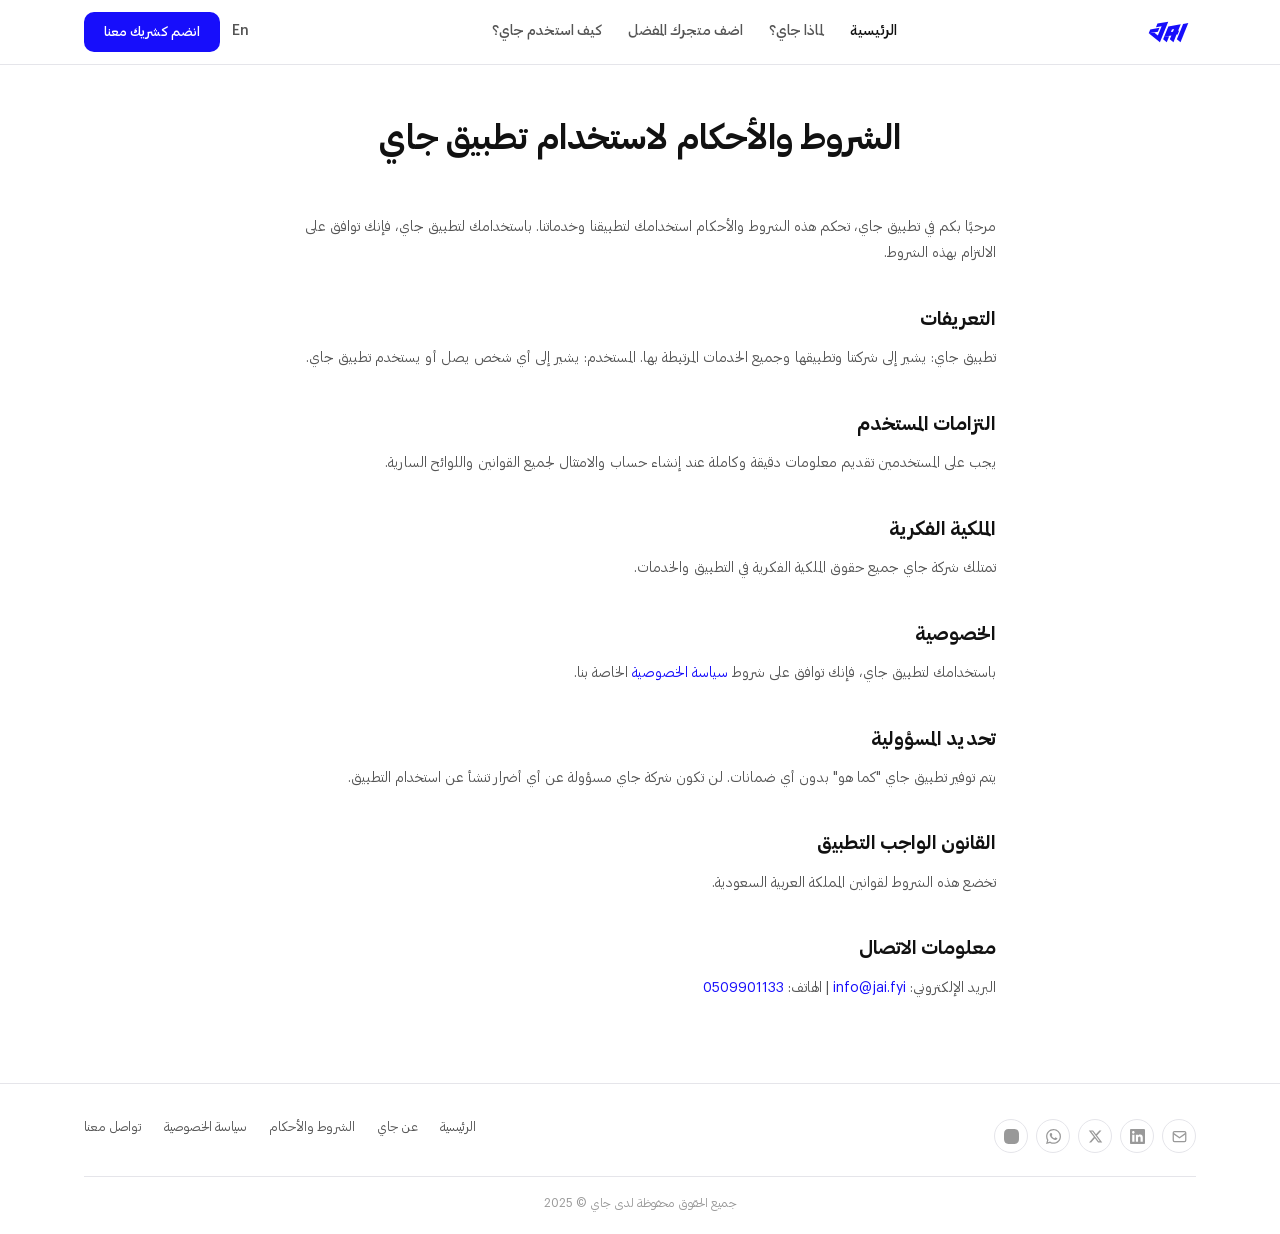
<file: terms-and-conditions.html>
<!DOCTYPE html>
<html lang="ar" dir="rtl">
<head><meta charset="UTF-8"><meta name="viewport" content="width=device-width,initial-scale=1.0">
<title>الشروط والأحكام – جاي</title><link rel="stylesheet" href="css/style.css"></head>
<body class="rtl"><nav class="navbar"><div class="container"><a href="index.html" class="navbar-logo"><img src="assets/images/JAI_Blue_Full_lockup_logo.svg" alt="جاي"></a><div class="nav-links" id="nl"><a href="index.html" class='active'>الرئيسية</a><a href="index.html#why-jai">لماذا جاي؟</a><a href="choose-your-store.html" >اضف متجرك المفضل</a><a href="index.html#how">كيف استخدم جاي؟</a></div><div class="nav-cta"><a href="en/index.html" class="lang">En</a><a href="choose-your-store.html" class="btn btn-blue">انضم كشريك معنا</a><button class="menu-btn" id="mb"><span></span><span></span><span></span></button></div></div></nav>
<div class="pg-hd"><div class="container"><h1>الشروط والأحكام لاستخدام تطبيق جاي</h1></div></div>
<div class="legal fi">
<p>مرحبًا بكم في تطبيق جاي، تحكم هذه الشروط والأحكام استخدامك لتطبيقنا وخدماتنا. باستخدامك لتطبيق جاي، فإنك توافق على الالتزام بهذه الشروط.</p>
<h2>التعريفات</h2><p>تطبيق جاي: يشير إلى شركتنا وتطبيقها وجميع الخدمات المرتبطة بها. المستخدم: يشير إلى أي شخص يصل أو يستخدم تطبيق جاي.</p>
<h2>التزامات المستخدم</h2><p>يجب على المستخدمين تقديم معلومات دقيقة وكاملة عند إنشاء حساب والامتثال لجميع القوانين واللوائح السارية.</p>
<h2>الملكية الفكرية</h2><p>تمتلك شركة جاي جميع حقوق الملكية الفكرية في التطبيق والخدمات.</p>
<h2>الخصوصية</h2><p>باستخدامك لتطبيق جاي، فإنك توافق على شروط <a href="privacy-policy.html">سياسة الخصوصية</a> الخاصة بنا.</p>
<h2>تحديد المسؤولية</h2><p>يتم توفير تطبيق جاي "كما هو" بدون أي ضمانات. لن تكون شركة جاي مسؤولة عن أي أضرار تنشأ عن استخدام التطبيق.</p>
<h2>القانون الواجب التطبيق</h2><p>تخضع هذه الشروط لقوانين المملكة العربية السعودية.</p>
<h2>معلومات الاتصال</h2><p>البريد الإلكتروني: <a href="mailto:info@jai.fyi">info@jai.fyi</a> | الهاتف: <a href="tel:0509901133">0509901133</a></p>
</div>
<footer class="footer"><div class="container"><div class="ft-top"><div class="ft-social"><a href="mailto:info@jai.fyi" class="soc"><svg viewBox="0 0 24 24" fill="none" stroke="currentColor" stroke-width="2"><rect x="2" y="4" width="20" height="16" rx="2"/><path d="M22 7l-10 7L2 7"/></svg></a><a href="https://www.linkedin.com/company/jaiapp/" class="soc"><svg viewBox="0 0 24 24" fill="currentColor"><path d="M20.447 20.452h-3.554v-5.569c0-1.328-.027-3.037-1.852-3.037-1.853 0-2.136 1.445-2.136 2.939v5.667H9.351V9h3.414v1.561h.046c.477-.9 1.637-1.85 3.37-1.85 3.601 0 4.267 2.37 4.267 5.455v6.286zM5.337 7.433c-1.144 0-2.063-.926-2.063-2.065 0-1.138.92-2.063 2.063-2.063 1.14 0 2.064.925 2.064 2.063 0 1.139-.925 2.065-2.064 2.065zm1.782 13.019H3.555V9h3.564v11.452zM22.225 0H1.771C.792 0 0 .774 0 1.729v20.542C0 23.227.792 24 1.771 24h20.451C23.2 24 24 23.227 24 22.271V1.729C24 .774 23.2 0 22.222 0h.003z"/></svg></a><a href="https://x.com/Jaiappsa" class="soc"><svg viewBox="0 0 24 24" fill="currentColor"><path d="M18.244 2.25h3.308l-7.227 8.26 8.502 11.24H16.17l-5.214-6.817L4.99 21.75H1.68l7.73-8.835L1.254 2.25H8.08l4.713 6.231zm-1.161 17.52h1.833L7.084 4.126H5.117z"/></svg></a><a href="https://wa.me/966509901133" class="soc"><svg viewBox="0 0 24 24" fill="currentColor"><path d="M17.472 14.382c-.297-.149-1.758-.867-2.03-.967-.273-.099-.471-.148-.67.15-.197.297-.767.966-.94 1.164-.173.199-.347.223-.644.075-.297-.15-1.255-.463-2.39-1.475-.883-.788-1.48-1.761-1.653-2.059-.173-.297-.018-.458.13-.606.134-.133.298-.347.446-.52.149-.174.198-.298.298-.497.099-.198.05-.371-.025-.52-.075-.149-.669-1.612-.916-2.207-.242-.579-.487-.5-.669-.51l-.57-.01c-.198 0-.52.074-.792.372-.272.297-1.04 1.016-1.04 2.479 0 1.462 1.065 2.875 1.213 3.074.149.198 2.096 3.2 5.077 4.487.709.306 1.262.489 1.694.625.712.227 1.36.195 1.871.118.571-.085 1.758-.719 2.006-1.413.248-.694.248-1.289.173-1.413-.074-.124-.272-.198-.57-.347m-5.421 7.403h-.004a9.87 9.87 0 01-5.031-1.378l-.361-.214-3.741.982.998-3.648-.235-.374a9.86 9.86 0 01-1.51-5.26c.001-5.45 4.436-9.884 9.888-9.884 2.64 0 5.122 1.03 6.988 2.898a9.825 9.825 0 012.893 6.994c-.003 5.45-4.437 9.884-9.885 9.884m8.413-18.297A11.815 11.815 0 0012.05 0C5.495 0 .16 5.335.157 11.892c0 2.096.547 4.142 1.588 5.945L.057 24l6.305-1.654a11.882 11.882 0 005.683 1.448h.005c6.554 0 11.89-5.335 11.893-11.893a11.821 11.821 0 00-3.48-8.413z"/></svg></a><a href="https://www.instagram.com/jaiappsa/" class="soc"><svg viewBox="0 0 24 24" fill="currentColor"><path d="M12 0c-3.259 0-3.667.014-4.947.072-4.358.2-6.78 2.618-6.98 6.98C.014 8.333 0 8.741 0 12c0 3.259.014 3.668.072 4.948.2 4.358 2.618 6.78 6.98 6.98C8.333 23.986 8.741 24 12 24c3.259 0 3.668-.014 4.948-.072 4.354-.2 6.782-2.618 6.979-6.98C23.986 15.668 24 15.259 24 12c0-3.259-.014-3.667-.072-4.947-.196-4.354-2.617-6.78-6.979-6.98C15.668.014 15.259 0 12 0zm0 5.838a6.162 6.162 0 100 12.324 6.162 6.162 0 000-12.324zM12 16a4 4 0 110-8 4 4 0 010 8zm6.406-11.845a1.44 1.44 0 100 2.881 1.44 1.44 0 000-2.881z"/></svg></a></div><div class="ft-nav"><a href="index.html">الرئيسية</a><a href="index.html#why-jai">عن جاي</a><a href="terms-and-conditions.html">الشروط والأحكام</a><a href="privacy-policy.html">سياسة الخصوصية</a><a href="choose-your-store.html">تواصل معنا</a></div></div><div class="ft-copy">جميع الحقوق محفوظة لدى جاي © 2025</div></div></footer><script>
document.getElementById('mb').addEventListener('click',()=>document.getElementById('nl').classList.toggle('open'));
const steps=document.querySelectorAll('.step'),si=document.getElementById('si');
if(si){steps.forEach(s=>s.addEventListener('click',()=>{steps.forEach(x=>x.classList.remove('active'));s.classList.add('active');si.style.opacity='0';setTimeout(()=>{si.src=s.dataset.img;si.style.opacity='1'},200)}));si.style.transition='opacity .3s ease'}
new IntersectionObserver(e=>e.forEach(x=>{if(x.isIntersecting)x.target.classList.add('v')}),{threshold:.1,rootMargin:'0px 0px -30px 0px'}).observe.bind(null);
document.querySelectorAll('.fi').forEach(el=>new IntersectionObserver(e=>e.forEach(x=>{if(x.isIntersecting)x.target.classList.add('v')}),{threshold:.1}).observe(el));
</script></body></html>
</file>
<file: css/style.css>
@font-face{font-family:'Graphik Arabic';src:url('../assets/fonts/GraphikArabic-Regular.ttf') format('truetype');font-weight:400;font-display:swap}
@font-face{font-family:'Graphik Arabic';src:url('../assets/fonts/GraphikArabic-Medium.ttf') format('truetype');font-weight:500;font-display:swap}
@font-face{font-family:'Graphik Arabic';src:url('../assets/fonts/GraphikArabic-Semibold.ttf') format('truetype');font-weight:600;font-display:swap}
*,*::before,*::after{margin:0;padding:0;box-sizing:border-box}
:root{--blue:#170efb;--bg:#fff;--bg-card:#f8f8fa;--text:#111;--text-body:#555;--text-muted:#999;--border:#e5e5ea;--radius:16px;--radius-sm:10px;--radius-lg:24px;--tr:0.3s ease}
html{scroll-behavior:smooth}
body{font-family:'Graphik Arabic',sans-serif;background:var(--bg);color:var(--text);line-height:1.7;overflow-x:hidden;-webkit-font-smoothing:antialiased}
body.rtl{direction:rtl}
body.ltr{direction:ltr}
a{text-decoration:none;color:inherit}img,svg{max-width:100%;height:auto;display:block}ul{list-style:none}
.container{max-width:1160px;margin:0 auto;padding:0 24px}

/* NAV */
.navbar{position:fixed;top:0;right:0;left:0;z-index:1000;padding:12px 0;background:rgba(255,255,255,0.96);backdrop-filter:blur(12px);-webkit-backdrop-filter:blur(12px);border-bottom:1px solid var(--border)}
.navbar .container{display:flex;align-items:center;justify-content:space-between}
.navbar-logo img{height:36px}
.nav-links{display:flex;align-items:center;gap:26px}
.nav-links a{font-size:14px;font-weight:500;color:var(--text-body);transition:color var(--tr)}
.nav-links a:hover,.nav-links a.active{color:var(--text)}
.nav-cta{display:flex;align-items:center;gap:12px}
.btn{display:inline-flex;align-items:center;padding:9px 20px;border-radius:var(--radius-sm);font-family:'Graphik Arabic',sans-serif;font-size:13px;font-weight:500;border:none;cursor:pointer;transition:all var(--tr)}
.btn-blue{background:var(--blue);color:#fff}.btn-blue:hover{opacity:.9}
.lang{font-size:14px;font-weight:500;color:var(--text-body)}
.menu-btn{display:none;flex-direction:column;gap:5px;background:none;border:none;cursor:pointer;padding:4px}
.menu-btn span{display:block;width:22px;height:2px;background:var(--text)}

/* PHONE MOCKUP - just an img now */
.mockup{filter:drop-shadow(0 16px 40px rgba(0,0,0,0.12));transition:transform var(--tr)}
.mockup:hover{transform:translateY(-4px)}

/* HERO */
.hero{padding:110px 0 50px;overflow:hidden}
.hero .container{display:flex;align-items:center;gap:32px}
.hero-text{flex:1}.hero-text h1{font-size:clamp(22px,3.2vw,36px);font-weight:600;line-height:1.5;margin-bottom:18px}
.hero-text p{font-size:14px;color:var(--text-body);line-height:1.9;margin-bottom:28px;max-width:460px}
.hero-btns{display:flex;align-items:center;gap:10px}
.store-badge{height:44px;border-radius:10px;transition:transform var(--tr)}.store-badge:hover{transform:translateY(-2px)}
.hero-phones{flex:1;position:relative;min-height:460px}
.hero-phones .mockup{width:230px;position:absolute}
.hero-phones .mockup:nth-child(1){top:10px;right:30px;z-index:2;transform:rotate(-4deg)}
.hero-phones .mockup:nth-child(2){top:50px;right:180px;z-index:1;transform:rotate(4deg)}
body.ltr .hero-phones .mockup:nth-child(1){right:auto;left:30px}
body.ltr .hero-phones .mockup:nth-child(2){right:auto;left:180px}

/* SECTIONS */
.section{padding:70px 0}
.section-title{font-size:clamp(20px,3vw,30px);font-weight:600;text-align:center;margin-bottom:44px}

/* FEATURES */
.feat-top{display:grid;grid-template-columns:repeat(3,1fr);gap:16px;margin-bottom:16px}
.feat-bot{display:grid;grid-template-columns:repeat(2,1fr);gap:16px;max-width:780px;margin:0 auto}
.feat{background:var(--bg-card);border-radius:var(--radius);padding:32px 24px;text-align:center;transition:all var(--tr)}
.feat:hover{box-shadow:0 6px 24px rgba(0,0,0,.05);transform:translateY(-3px)}
.feat-num{font-size:52px;font-weight:600;color:var(--blue);margin-bottom:10px;line-height:1}
.feat h3{font-size:16px;font-weight:600;margin-bottom:10px}.feat p{font-size:13px;color:var(--text-body);line-height:1.8}

/* HOW TO USE */
.how{padding:70px 0}
.how-wrap{display:flex;align-items:center;gap:50px;max-width:960px;margin:0 auto}
.how-list{flex:1}
.step{padding:14px 18px;border-radius:var(--radius-sm);cursor:pointer;transition:all var(--tr);margin-bottom:2px}
body.rtl .step{border-right:3px solid transparent}
body.ltr .step{border-left:3px solid transparent}
.step:hover{background:#f5f5f7}
body.rtl .step.active{background:rgba(23,14,251,.03);border-right-color:var(--blue)}
body.ltr .step.active{background:rgba(23,14,251,.03);border-left-color:var(--blue)}
.step h3{font-size:15px;font-weight:600;margin-bottom:3px}.step.active h3{color:var(--blue)}
.step p{font-size:13px;color:var(--text-body);line-height:1.7;display:none}.step.active p{display:block}
.how-phone{flex-shrink:0;position:relative;width:300px;height:420px;display:flex;align-items:center;justify-content:center}
.ring{position:absolute;border-radius:50%;border:2px solid var(--blue)}
.ring:nth-child(1){width:300px;height:300px;opacity:.18}.ring:nth-child(2){width:380px;height:380px;opacity:.08}
.how-phone .mockup{position:relative;width:210px;z-index:2}

/* DISCOVER */
.disc-grid{display:grid;grid-template-columns:repeat(4,1fr);gap:20px}
.disc-item{text-align:center;padding:20px 12px}
.disc-icon{width:60px;height:60px;border-radius:50%;background:var(--blue);display:flex;align-items:center;justify-content:center;margin:0 auto 14px}
.disc-icon svg{width:26px;height:26px;fill:#fff}
.disc-item h4{font-size:13px;font-weight:600;margin-bottom:6px}

/* CTA */
.cta-sec{padding:0 24px 70px}
.cta{background:var(--blue);border-radius:var(--radius-lg);padding:60px;position:relative;overflow:visible;max-width:1160px;margin:0 auto;min-height:320px;display:flex;align-items:center}
.cta-text{flex:1;color:#fff;position:relative;z-index:2;max-width:600px}
.cta-text h2{font-size:clamp(22px,3vw,32px);font-weight:600;margin-bottom:14px}
.cta-text p{font-size:14px;color:rgba(255,255,255,.85);line-height:1.8;margin-bottom:24px;max-width:440px}
.cta-btns{display:flex;gap:10px}.cta-btns img{height:44px;border-radius:10px}
.cta-phones{position:absolute;left:-20px;bottom:0;display:flex;align-items:flex-end;gap:0;z-index:1}
body.ltr .cta-phones{left:auto;right:-20px}
.cta-phones .mockup{width:200px;filter:drop-shadow(0 8px 24px rgba(0,0,0,.2))}
.cta-phones .mockup:nth-child(2){margin-right:-30px}
body.ltr .cta-phones .mockup:nth-child(2){margin-right:0;margin-left:-30px}

/* FOOTER */
.footer{border-top:1px solid var(--border);padding:32px 0 20px}
.ft-top{display:flex;align-items:center;justify-content:space-between;margin-bottom:20px;flex-wrap:wrap;gap:14px}
.ft-social{display:flex;gap:8px}
.soc{width:34px;height:34px;border-radius:50%;border:1px solid var(--border);display:flex;align-items:center;justify-content:center;transition:all var(--tr);color:var(--text-muted)}
.soc:hover{background:var(--blue);border-color:var(--blue);color:#fff}.soc svg{width:15px;height:15px}
.ft-nav{display:flex;align-items:center;justify-content:center;gap:22px;flex-wrap:wrap;margin-bottom:18px}
.ft-nav a{font-size:13px;color:var(--text-body);transition:color var(--tr)}.ft-nav a:hover{color:var(--text)}
.ft-copy{text-align:center;font-size:12px;color:var(--text-muted);padding-top:16px;border-top:1px solid var(--border)}

/* SUBPAGES */
.pg-hd{padding:110px 0 36px;text-align:center}
.pg-hd h1{font-size:clamp(22px,3.5vw,34px);font-weight:600;margin-bottom:10px}
.pg-hd p{font-size:14px;color:var(--text-body);max-width:480px;margin:0 auto}
.legal{max-width:760px;margin:0 auto;padding:0 24px 70px}
.legal h2{font-size:19px;font-weight:600;margin:36px 0 10px}.legal p{font-size:14px;color:var(--text-body);margin-bottom:12px;line-height:1.9}.legal a{color:var(--blue)}
.form-sec{max-width:560px;margin:0 auto;padding:0 24px 70px}
.fg{margin-bottom:16px}.fg label{display:block;font-size:13px;font-weight:500;margin-bottom:5px;color:var(--text-body)}
.fg input,.fg textarea{width:100%;padding:11px 14px;background:var(--bg-card);border:1px solid var(--border);border-radius:var(--radius-sm);color:var(--text);font-family:'Graphik Arabic',sans-serif;font-size:14px;transition:all var(--tr)}
.fg input::placeholder,.fg textarea::placeholder{color:var(--text-muted)}
.fg input:focus,.fg textarea:focus{outline:none;border-color:var(--blue);box-shadow:0 0 0 3px rgba(23,14,251,.07)}
.fg textarea{min-height:90px;resize:vertical}
.btn-sub{width:100%;padding:13px;font-size:15px;font-weight:600;margin-top:6px}

/* ANIM */
.fi{opacity:0;transform:translateY(18px);transition:opacity .5s ease,transform .5s ease}.fi.v{opacity:1;transform:translateY(0)}

/* RESPONSIVE */
@media(max-width:900px){
.nav-links{display:none}.menu-btn{display:flex}
.nav-links.open{display:flex;flex-direction:column;position:fixed;top:62px;right:0;left:0;background:rgba(255,255,255,.98);backdrop-filter:blur(14px);padding:18px;gap:12px;border-bottom:1px solid var(--border);z-index:999}
.hero .container{flex-direction:column-reverse;text-align:center}
.hero-text{text-align:center}.hero-text p{margin-left:auto;margin-right:auto}
.hero-btns{justify-content:center;flex-wrap:wrap}
.hero-phones{min-height:auto;display:flex;justify-content:center;align-items:flex-start;margin-bottom:20px;padding:0 20px}
.hero-phones .mockup{width:42%;max-width:200px;position:relative;top:auto;right:auto;left:auto}
.hero-phones .mockup:nth-child(1){transform:rotate(-4deg);z-index:2;margin-left:-20px}
.hero-phones .mockup:nth-child(2){transform:rotate(4deg);z-index:1;margin-right:-20px}
.feat-top,.feat-bot{grid-template-columns:1fr}
.how-wrap{flex-direction:column-reverse;gap:28px}
.how-phone{width:250px;height:340px}.how-phone .mockup{width:180px}
.ring:nth-child(1){width:250px;height:250px}.ring:nth-child(2){width:310px;height:310px}
.disc-grid{grid-template-columns:1fr 1fr}
.cta{flex-direction:column;padding:36px 20px;text-align:center;overflow:hidden;min-height:auto}
.cta-text{max-width:100%}.cta-text p{margin-left:auto;margin-right:auto}
.cta-btns{justify-content:center;flex-wrap:wrap}
.cta-phones{position:relative;left:auto;right:auto;bottom:auto;justify-content:center;margin-top:24px}
.cta-phones .mockup{width:160px}
}
@media(max-width:600px){
.hero{padding:90px 0 30px}
.hero-phones .mockup{width:38%;max-width:160px}
.hero-btns,.cta-btns{flex-direction:column;align-items:center}
.ft-top{flex-direction:column;align-items:center}
}
</file>
